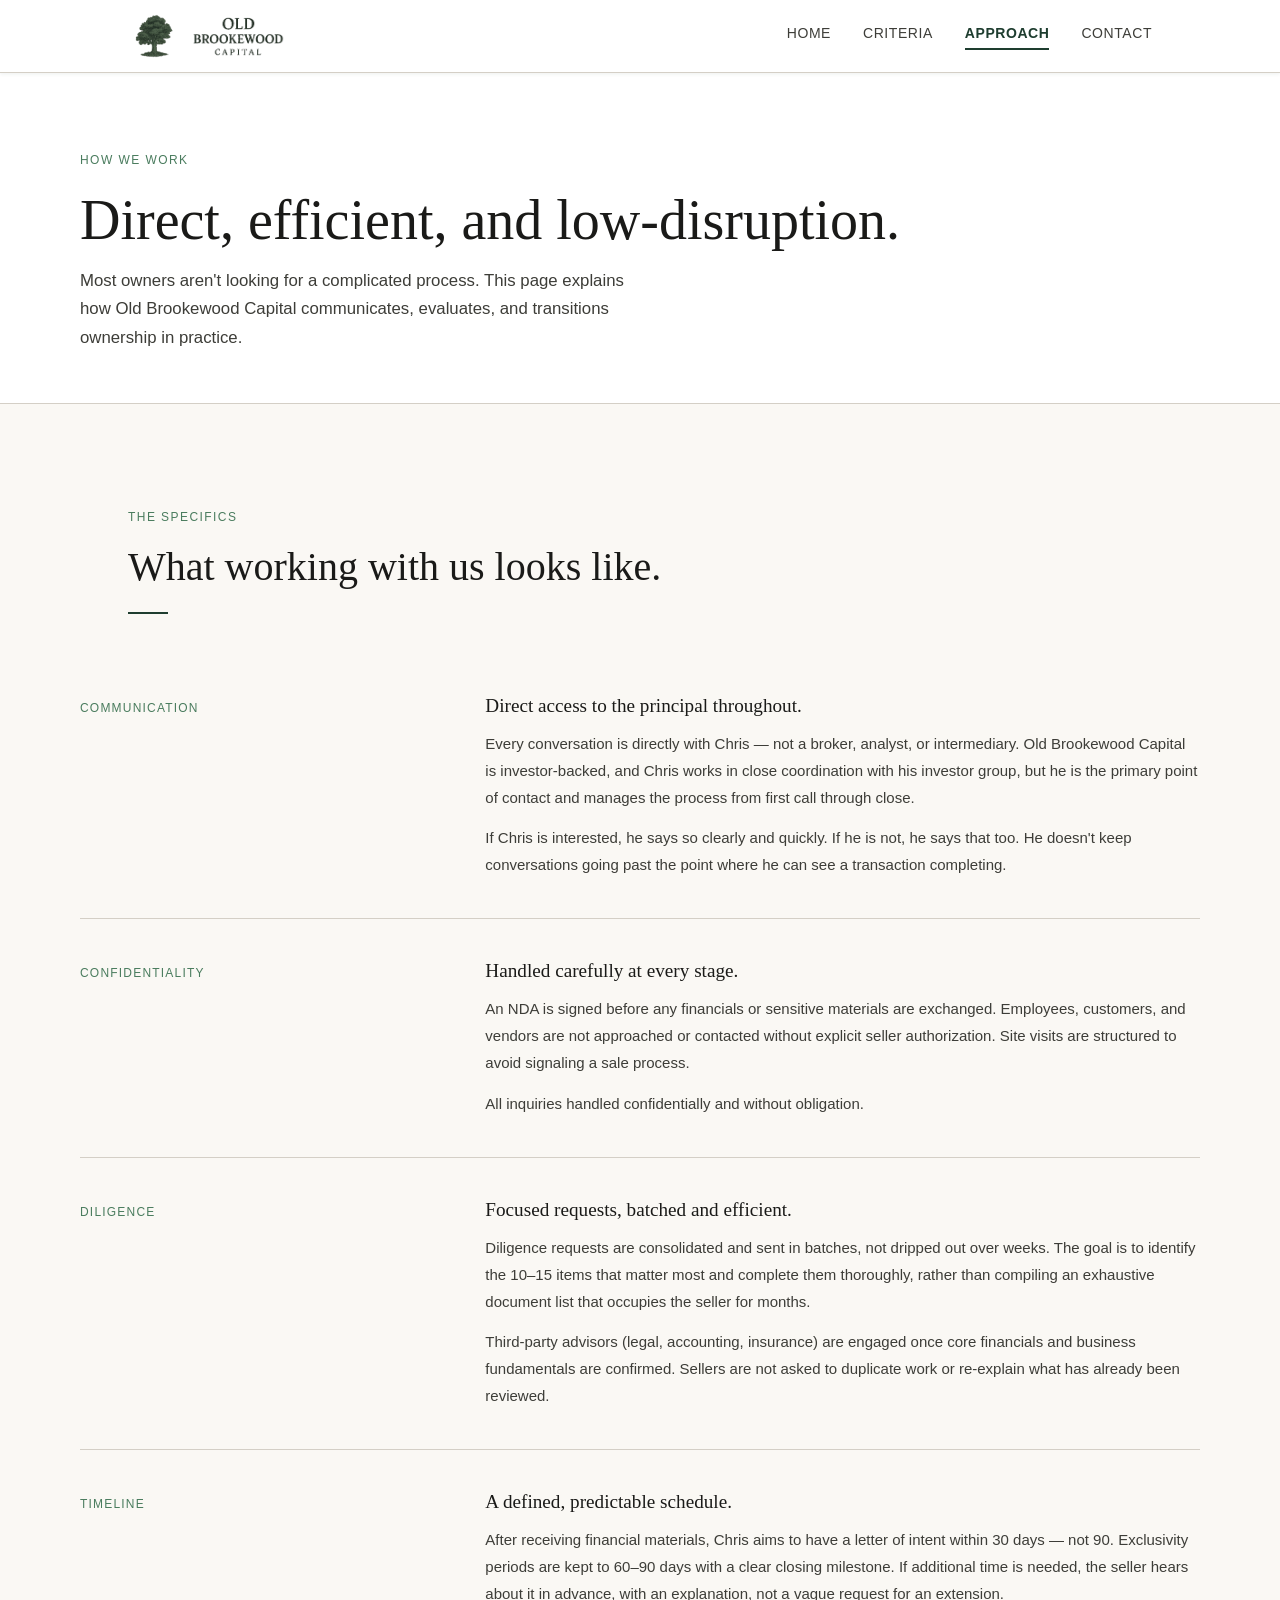
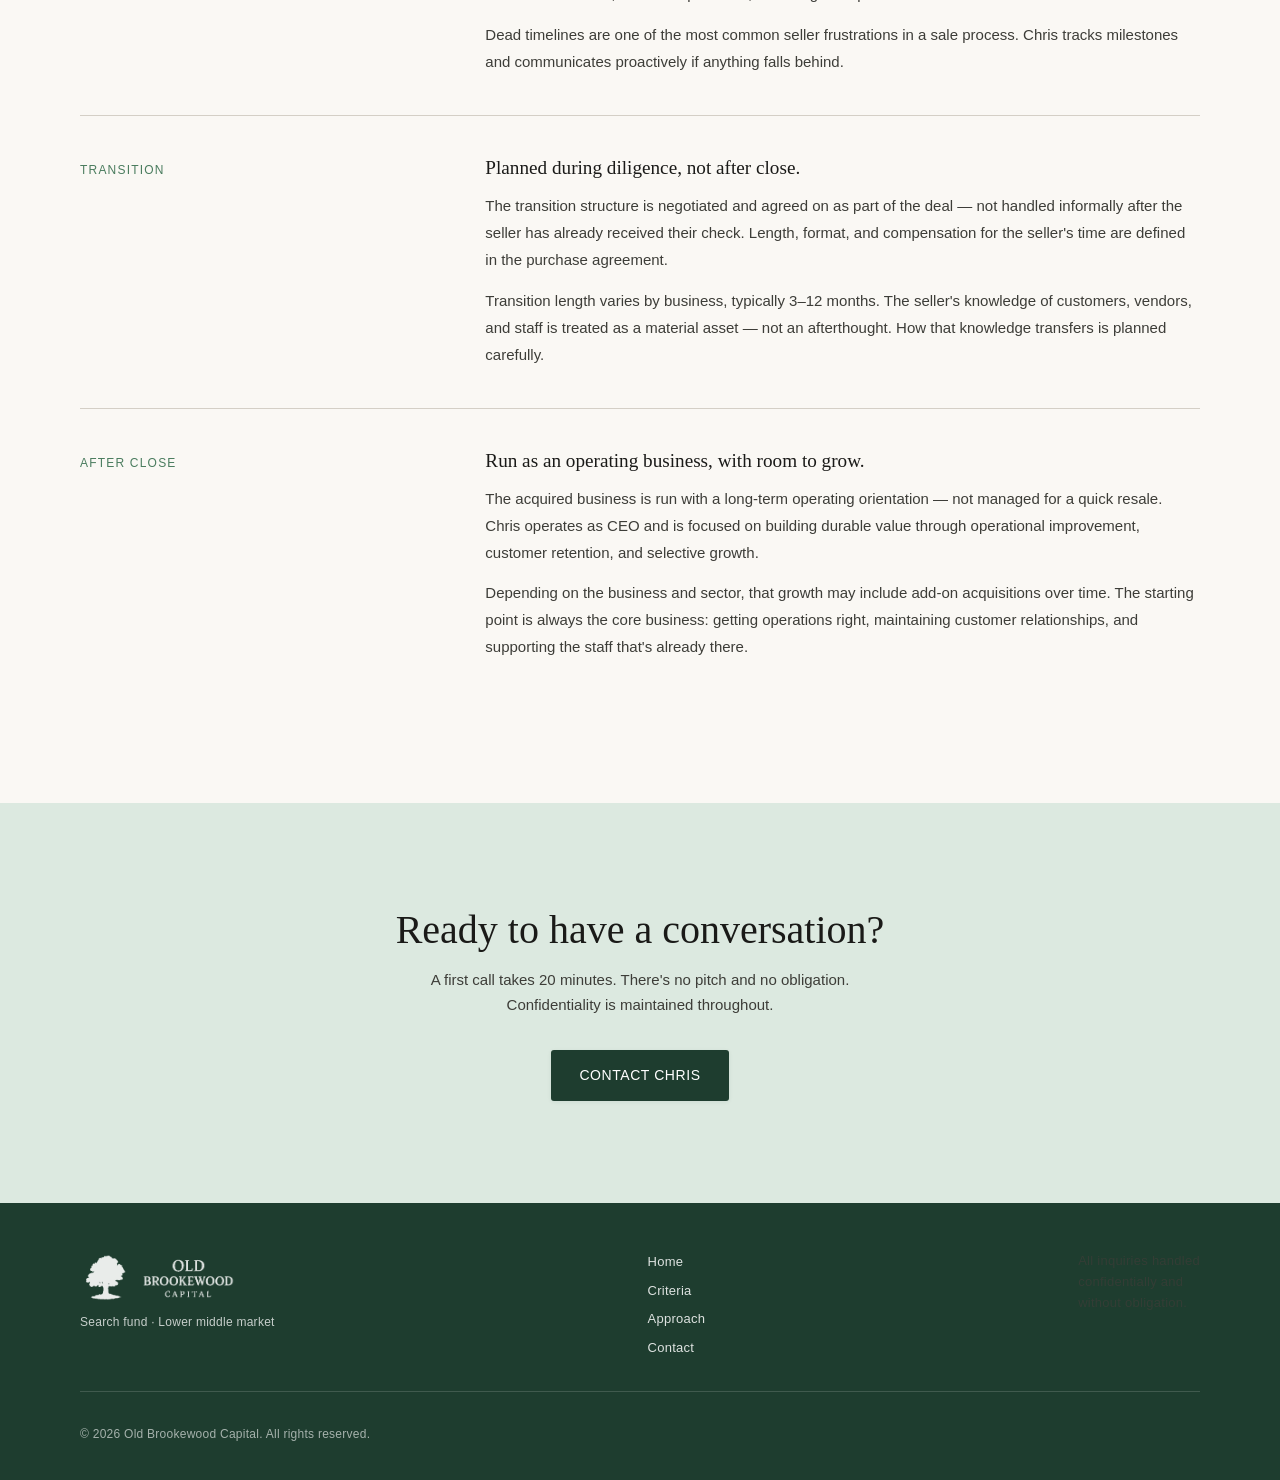
<file: approach.html>
<!DOCTYPE html>
<html lang="en">
<head>
  <meta charset="UTF-8">
  <meta name="viewport" content="width=device-width, initial-scale=1.0">
  <title>Approach — Old Brookewood Capital</title>
  <meta name="description" content="How Old Brookewood Capital communicates, conducts diligence, and manages ownership transitions — practical, low-disruption, and direct.">
  <link rel="icon" type="image/png" href="assets/obc-tree.png">
  <link rel="stylesheet" href="assets/styles.css">
</head>
<body>

  <a class="skip-link" href="#main">Skip to main content</a>

  <header class="site-header">
    <div class="header-inner">
      <a class="brand" href="index.html" aria-label="Old Brookewood Capital — Home">
        <img class="brand-tree" src="assets/obc-tree.png" alt="">
        <img class="brand-text" src="assets/obc-text.png" alt="Old Brookewood Capital">
      </a>
      <button class="menu-btn" id="menu-btn" aria-expanded="false" aria-label="Open menu" aria-controls="site-nav">
        <svg width="20" height="20" viewBox="0 0 20 20" fill="none" aria-hidden="true">
          <rect y="3"  width="20" height="2" rx="1" fill="currentColor"/>
          <rect y="9"  width="20" height="2" rx="1" fill="currentColor"/>
          <rect y="15" width="20" height="2" rx="1" fill="currentColor"/>
        </svg>
      </button>
      <nav class="site-nav" id="site-nav" aria-label="Main navigation">
        <a href="index.html">Home</a>
        <a href="criteria.html">Criteria</a>
        <a href="approach.html" aria-current="page">Approach</a>
        <a href="contact.html">Contact</a>
      </nav>
    </div>
  </header>

  <main id="main">

    <section class="page-header">
      <div class="page-header-inner">
        <span class="eyebrow">How we work</span>
        <h1>Direct, efficient, and low-disruption.</h1>
        <p class="lead">
          Most owners aren't looking for a complicated process. This page explains
          how Old Brookewood Capital communicates, evaluates, and transitions
          ownership in practice.
        </p>
      </div>
    </section>

    <!-- Approach blocks -->
    <section class="section" aria-labelledby="approach-heading">
      <div class="container" style="margin-bottom:2.5rem;">
        <span class="eyebrow reveal">The specifics</span>
        <h2 id="approach-heading" class="reveal reveal-delay-1">What working with us looks like.</h2>
        <div class="divider reveal reveal-delay-2"></div>
      </div>
      <div class="approach-blocks">

        <div class="approach-block reveal">
          <div class="approach-label">Communication</div>
          <div class="approach-content">
            <h3>Direct access to the principal throughout.</h3>
            <p>
              Every conversation is directly with Chris — not a broker, analyst, or intermediary.
              Old Brookewood Capital is investor-backed, and Chris works in close coordination with
              his investor group, but he is the primary point of contact and manages the process
              from first call through close.
            </p>
            <p>
              If Chris is interested, he says so clearly and quickly. If he is not, he says that too.
              He doesn't keep conversations going past the point where he can see a transaction completing.
            </p>
          </div>
        </div>

        <div class="approach-block reveal">
          <div class="approach-label">Confidentiality</div>
          <div class="approach-content">
            <h3>Handled carefully at every stage.</h3>
            <p>
              An NDA is signed before any financials or sensitive materials are exchanged.
              Employees, customers, and vendors are not approached or contacted without explicit
              seller authorization. Site visits are structured to avoid signaling a sale process.
            </p>
            <p>
              All inquiries handled confidentially and without obligation.
            </p>
          </div>
        </div>

        <div class="approach-block reveal">
          <div class="approach-label">Diligence</div>
          <div class="approach-content">
            <h3>Focused requests, batched and efficient.</h3>
            <p>
              Diligence requests are consolidated and sent in batches, not dripped out over weeks.
              The goal is to identify the 10–15 items that matter most and complete them thoroughly,
              rather than compiling an exhaustive document list that occupies the seller for months.
            </p>
            <p>
              Third-party advisors (legal, accounting, insurance) are engaged once core financials
              and business fundamentals are confirmed. Sellers are not asked to duplicate work
              or re-explain what has already been reviewed.
            </p>
          </div>
        </div>

        <div class="approach-block reveal">
          <div class="approach-label">Timeline</div>
          <div class="approach-content">
            <h3>A defined, predictable schedule.</h3>
            <p>
              After receiving financial materials, Chris aims to have a letter of intent within
              30 days — not 90. Exclusivity periods are kept to 60–90 days with a clear
              closing milestone. If additional time is needed, the seller hears about it in advance,
              with an explanation, not a vague request for an extension.
            </p>
            <p>
              Dead timelines are one of the most common seller frustrations in a sale process.
              Chris tracks milestones and communicates proactively if anything falls behind.
            </p>
          </div>
        </div>

        <div class="approach-block reveal">
          <div class="approach-label">Transition</div>
          <div class="approach-content">
            <h3>Planned during diligence, not after close.</h3>
            <p>
              The transition structure is negotiated and agreed on as part of the deal — not handled
              informally after the seller has already received their check. Length, format, and
              compensation for the seller's time are defined in the purchase agreement.
            </p>
            <p>
              Transition length varies by business, typically 3–12 months. The seller's knowledge
              of customers, vendors, and staff is treated as a material asset — not an afterthought.
              How that knowledge transfers is planned carefully.
            </p>
          </div>
        </div>

        <div class="approach-block reveal">
          <div class="approach-label">After close</div>
          <div class="approach-content">
            <h3>Run as an operating business, with room to grow.</h3>
            <p>
              The acquired business is run with a long-term operating orientation — not managed
              for a quick resale. Chris operates as CEO and is focused on building durable
              value through operational improvement, customer retention, and selective growth.
            </p>
            <p>
              Depending on the business and sector, that growth may include add-on acquisitions
              over time. The starting point is always the core business: getting operations right,
              maintaining customer relationships, and supporting the staff that's already there.
            </p>
          </div>
        </div>

      </div>
    </section>

    <!-- CTA -->
    <section class="section section--tinted" style="text-align:center;">
      <div class="container">
        <h2 class="reveal" style="margin-bottom:.75rem;">Ready to have a conversation?</h2>
        <p class="reveal reveal-delay-1" style="max-width:440px; margin:0 auto 2rem; font-size:.9375rem; color:var(--ink-mid);">
          A first call takes 20 minutes. There's no pitch and no obligation.
          Confidentiality is maintained throughout.
        </p>
        <a class="hero-cta reveal reveal-delay-2" href="contact.html">Contact Chris</a>
      </div>
    </section>

  </main>

  <footer class="site-footer">
    <div class="footer-inner">
      <div>
        <div class="footer-brand">
          <img class="footer-tree" src="assets/obc-tree.png" alt="">
          <img class="footer-wordmark" src="assets/obc-text.png" alt="Old Brookewood Capital">
        </div>
        <p class="footer-tagline">Search fund · Lower middle market</p>
      </div>
      <nav class="footer-links" aria-label="Footer navigation">
        <a href="index.html">Home</a>
        <a href="criteria.html">Criteria</a>
        <a href="approach.html">Approach</a>
        <a href="contact.html">Contact</a>
      </nav>
      <div>
        <p style="font-size:.8125rem;opacity:.7;line-height:1.6;">
          All inquiries handled<br>confidentially and<br>without obligation.
        </p>
      </div>
      <p class="footer-copy">
        &copy; <span id="yr"></span> Old Brookewood Capital. All rights reserved.
      </p>
    </div>
  </footer>

  <script>document.getElementById('yr').textContent = new Date().getFullYear();</script>
  <script src="assets/site.js"></script>
</body>
</html>
</file>
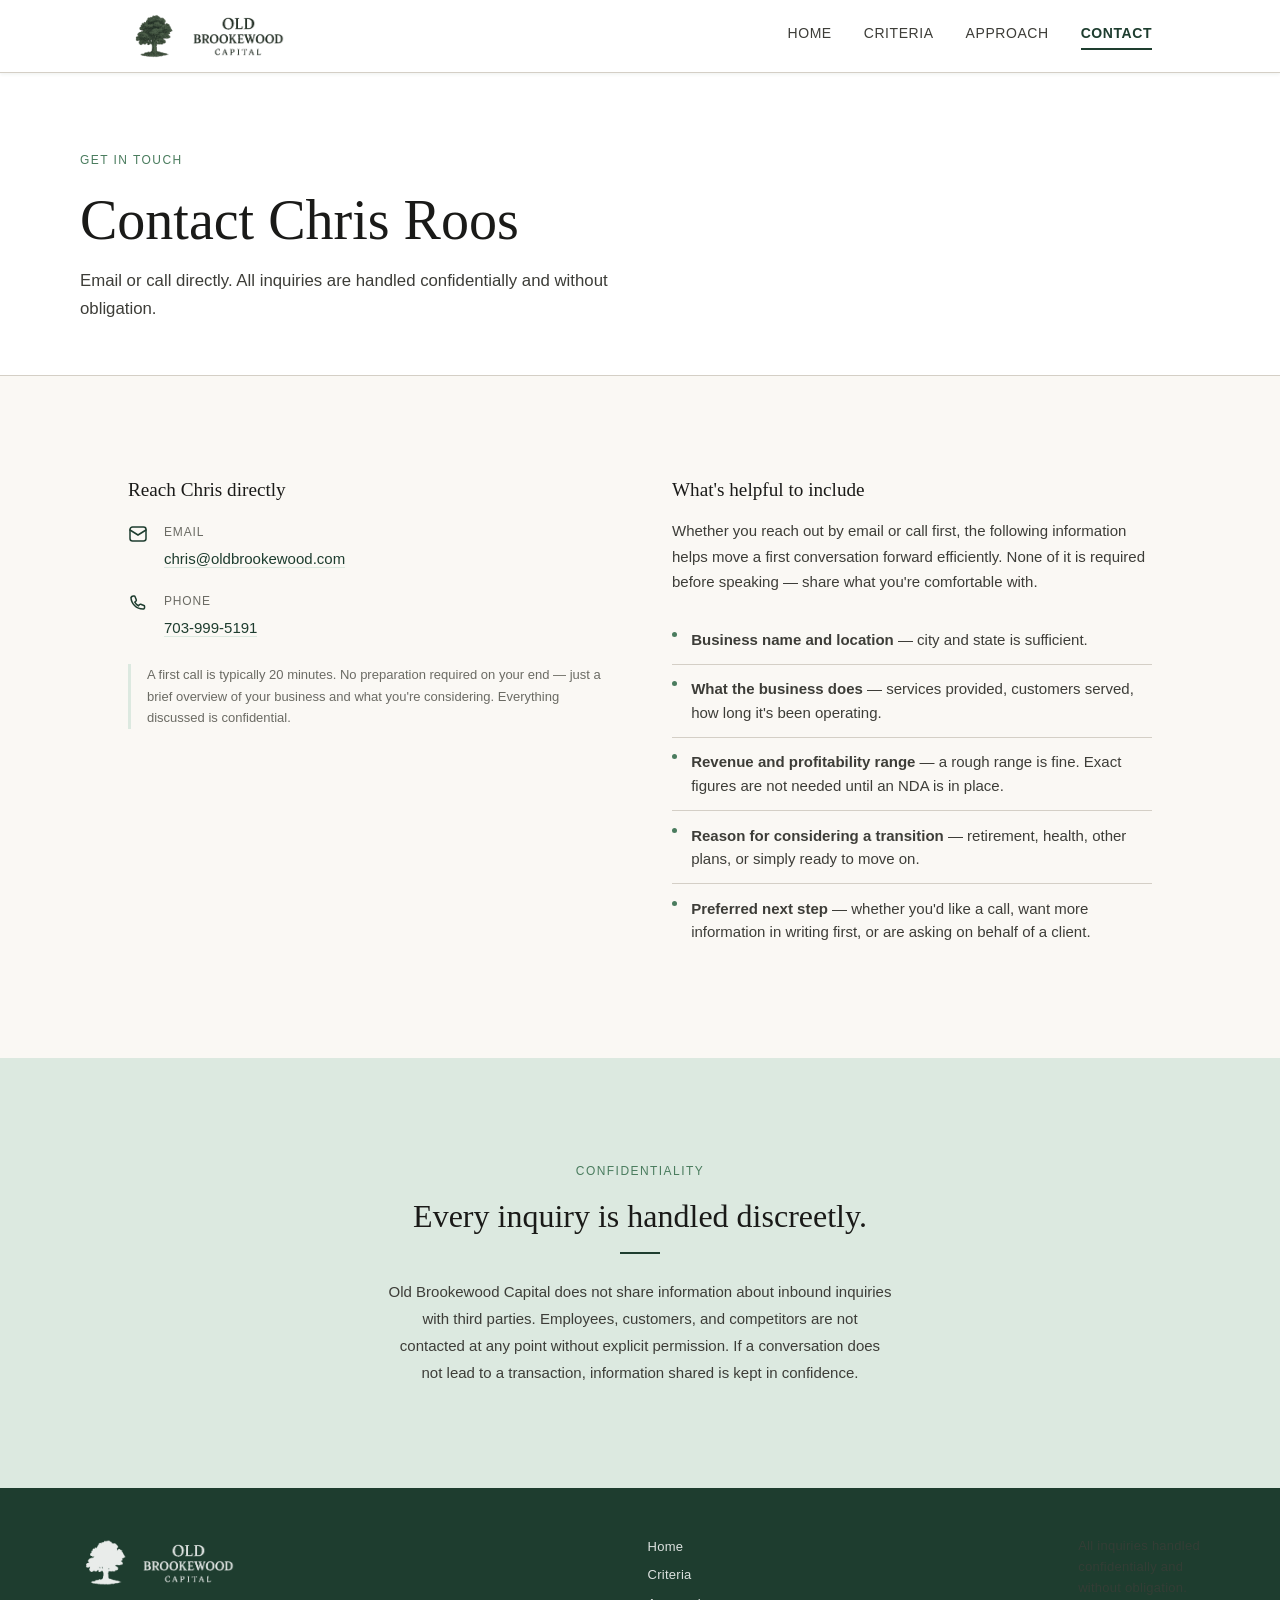
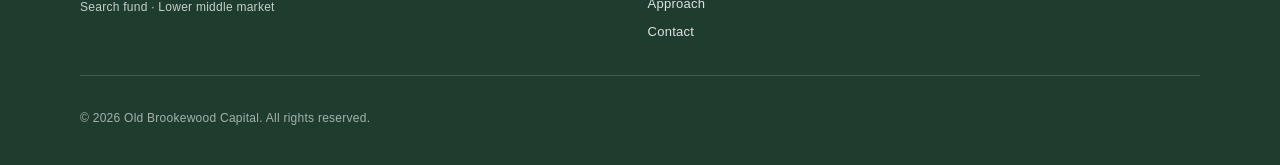
<file: contact.html>
<!DOCTYPE html>
<html lang="en">
<head>
  <meta charset="UTF-8">
  <meta name="viewport" content="width=device-width, initial-scale=1.0">
  <title>Contact — Old Brookewood Capital</title>
  <meta name="description" content="Contact Chris Roos at Old Brookewood Capital. All inquiries handled confidentially and without obligation.">
  <link rel="icon" type="image/png" href="assets/obc-tree.png">
  <link rel="stylesheet" href="assets/styles.css">
</head>
<body>

  <a class="skip-link" href="#main">Skip to main content</a>

  <header class="site-header">
    <div class="header-inner">
      <a class="brand" href="index.html" aria-label="Old Brookewood Capital — Home">
        <img class="brand-tree" src="assets/obc-tree.png" alt="">
        <img class="brand-text" src="assets/obc-text.png" alt="Old Brookewood Capital">
      </a>
      <button class="menu-btn" id="menu-btn" aria-expanded="false" aria-label="Open menu" aria-controls="site-nav">
        <svg width="20" height="20" viewBox="0 0 20 20" fill="none" aria-hidden="true">
          <rect y="3"  width="20" height="2" rx="1" fill="currentColor"/>
          <rect y="9"  width="20" height="2" rx="1" fill="currentColor"/>
          <rect y="15" width="20" height="2" rx="1" fill="currentColor"/>
        </svg>
      </button>
      <nav class="site-nav" id="site-nav" aria-label="Main navigation">
        <a href="index.html">Home</a>
        <a href="criteria.html">Criteria</a>
        <a href="approach.html">Approach</a>
        <a href="contact.html" aria-current="page">Contact</a>
      </nav>
    </div>
  </header>

  <main id="main">

    <section class="page-header">
      <div class="page-header-inner">
        <span class="eyebrow">Get in touch</span>
        <h1>Contact Chris Roos</h1>
        <p class="lead">
          Email or call directly. All inquiries are handled confidentially
          and without obligation.
        </p>
      </div>
    </section>

    <section class="section" aria-labelledby="contact-heading">
      <div class="container">
        <h2 id="contact-heading" class="sr-only">Contact information</h2>
        <div class="contact-grid">

          <!-- Reach -->
          <div class="contact-reach reveal">
            <h3>Reach Chris directly</h3>

            <div class="contact-item">
              <svg class="contact-item-icon" viewBox="0 0 20 20" fill="none" stroke="currentColor" stroke-width="1.5" aria-hidden="true">
                <path d="M2 5.5A2.5 2.5 0 014.5 3h11A2.5 2.5 0 0118 5.5v9a2.5 2.5 0 01-2.5 2.5h-11A2.5 2.5 0 012 14.5v-9z"/>
                <path d="M2 6l8 5 8-5" stroke-linecap="round"/>
              </svg>
              <div>
                <div style="font-size:.75rem;letter-spacing:.07em;text-transform:uppercase;color:var(--ink-light);margin-bottom:.2rem;">Email</div>
                <a href="mailto:chris@oldbrookewood.com">chris@oldbrookewood.com</a>
              </div>
            </div>

            <div class="contact-item">
              <svg class="contact-item-icon" viewBox="0 0 20 20" fill="none" stroke="currentColor" stroke-width="1.5" aria-hidden="true">
                <path d="M3 5.5C3 4.12 4.12 3 5.5 3h.638a1 1 0 01.937.65l1.2 3.2a1 1 0 01-.23 1.07l-1.23 1.23c.77 1.54 2.06 2.83 3.6 3.6l1.23-1.23a1 1 0 011.07-.23l3.2 1.2a1 1 0 01.65.937V14.5A1.5 1.5 0 0115 16C8.373 16 3 10.627 3 4V5.5z"/>
              </svg>
              <div>
                <div style="font-size:.75rem;letter-spacing:.07em;text-transform:uppercase;color:var(--ink-light);margin-bottom:.2rem;">Phone</div>
                <a href="tel:+17039995191">703-999-5191</a>
              </div>
            </div>

            <p class="contact-note">
              A first call is typically 20 minutes.
              No preparation required on your end — just a brief overview of your business
              and what you're considering. Everything discussed is confidential.
            </p>
          </div>

          <!-- What to include -->
          <div class="contact-include reveal reveal-delay-2">
            <h3>What's helpful to include</h3>
            <p>
              Whether you reach out by email or call first, the following information
              helps move a first conversation forward efficiently. None of it is required
              before speaking — share what you're comfortable with.
            </p>
            <ul class="include-list">
              <li>
                <strong>Business name and location</strong> — city and state is sufficient.
              </li>
              <li>
                <strong>What the business does</strong> — services provided, customers served,
                how long it's been operating.
              </li>
              <li>
                <strong>Revenue and profitability range</strong> — a rough range is fine.
                Exact figures are not needed until an NDA is in place.
              </li>
              <li>
                <strong>Reason for considering a transition</strong> — retirement, health,
                other plans, or simply ready to move on.
              </li>
              <li>
                <strong>Preferred next step</strong> — whether you'd like a call, want
                more information in writing first, or are asking on behalf of a client.
              </li>
            </ul>
          </div>

        </div>
      </div>
    </section>

    <!-- Confidentiality assurance -->
    <section class="section section--tinted" style="text-align:center;" aria-labelledby="conf-heading">
      <div class="container" style="max-width:600px;">
        <span class="eyebrow reveal">Confidentiality</span>
        <h2 id="conf-heading" class="reveal reveal-delay-1" style="font-size:clamp(1.4rem,3vw,2rem);margin-bottom:.75rem;">
          Every inquiry is handled discreetly.
        </h2>
        <div class="divider reveal reveal-delay-2" style="margin:1rem auto 1.5rem;"></div>
        <p class="reveal reveal-delay-2" style="font-size:.9375rem;color:var(--ink-mid);line-height:1.8;">
          Old Brookewood Capital does not share information about inbound inquiries with
          third parties. Employees, customers, and competitors are not contacted at any
          point without explicit permission. If a conversation does not lead to a transaction,
          information shared is kept in confidence.
        </p>
      </div>
    </section>

  </main>

  <footer class="site-footer">
    <div class="footer-inner">
      <div>
        <div class="footer-brand">
          <img class="footer-tree" src="assets/obc-tree.png" alt="">
          <img class="footer-wordmark" src="assets/obc-text.png" alt="Old Brookewood Capital">
        </div>
        <p class="footer-tagline">Search fund · Lower middle market</p>
      </div>
      <nav class="footer-links" aria-label="Footer navigation">
        <a href="index.html">Home</a>
        <a href="criteria.html">Criteria</a>
        <a href="approach.html">Approach</a>
        <a href="contact.html">Contact</a>
      </nav>
      <div>
        <p style="font-size:.8125rem;opacity:.7;line-height:1.6;">
          All inquiries handled<br>confidentially and<br>without obligation.
        </p>
      </div>
      <p class="footer-copy">
        &copy; <span id="yr"></span> Old Brookewood Capital. All rights reserved.
      </p>
    </div>
  </footer>

  <script>document.getElementById('yr').textContent = new Date().getFullYear();</script>
  <script src="assets/site.js"></script>
</body>
</html>
</file>
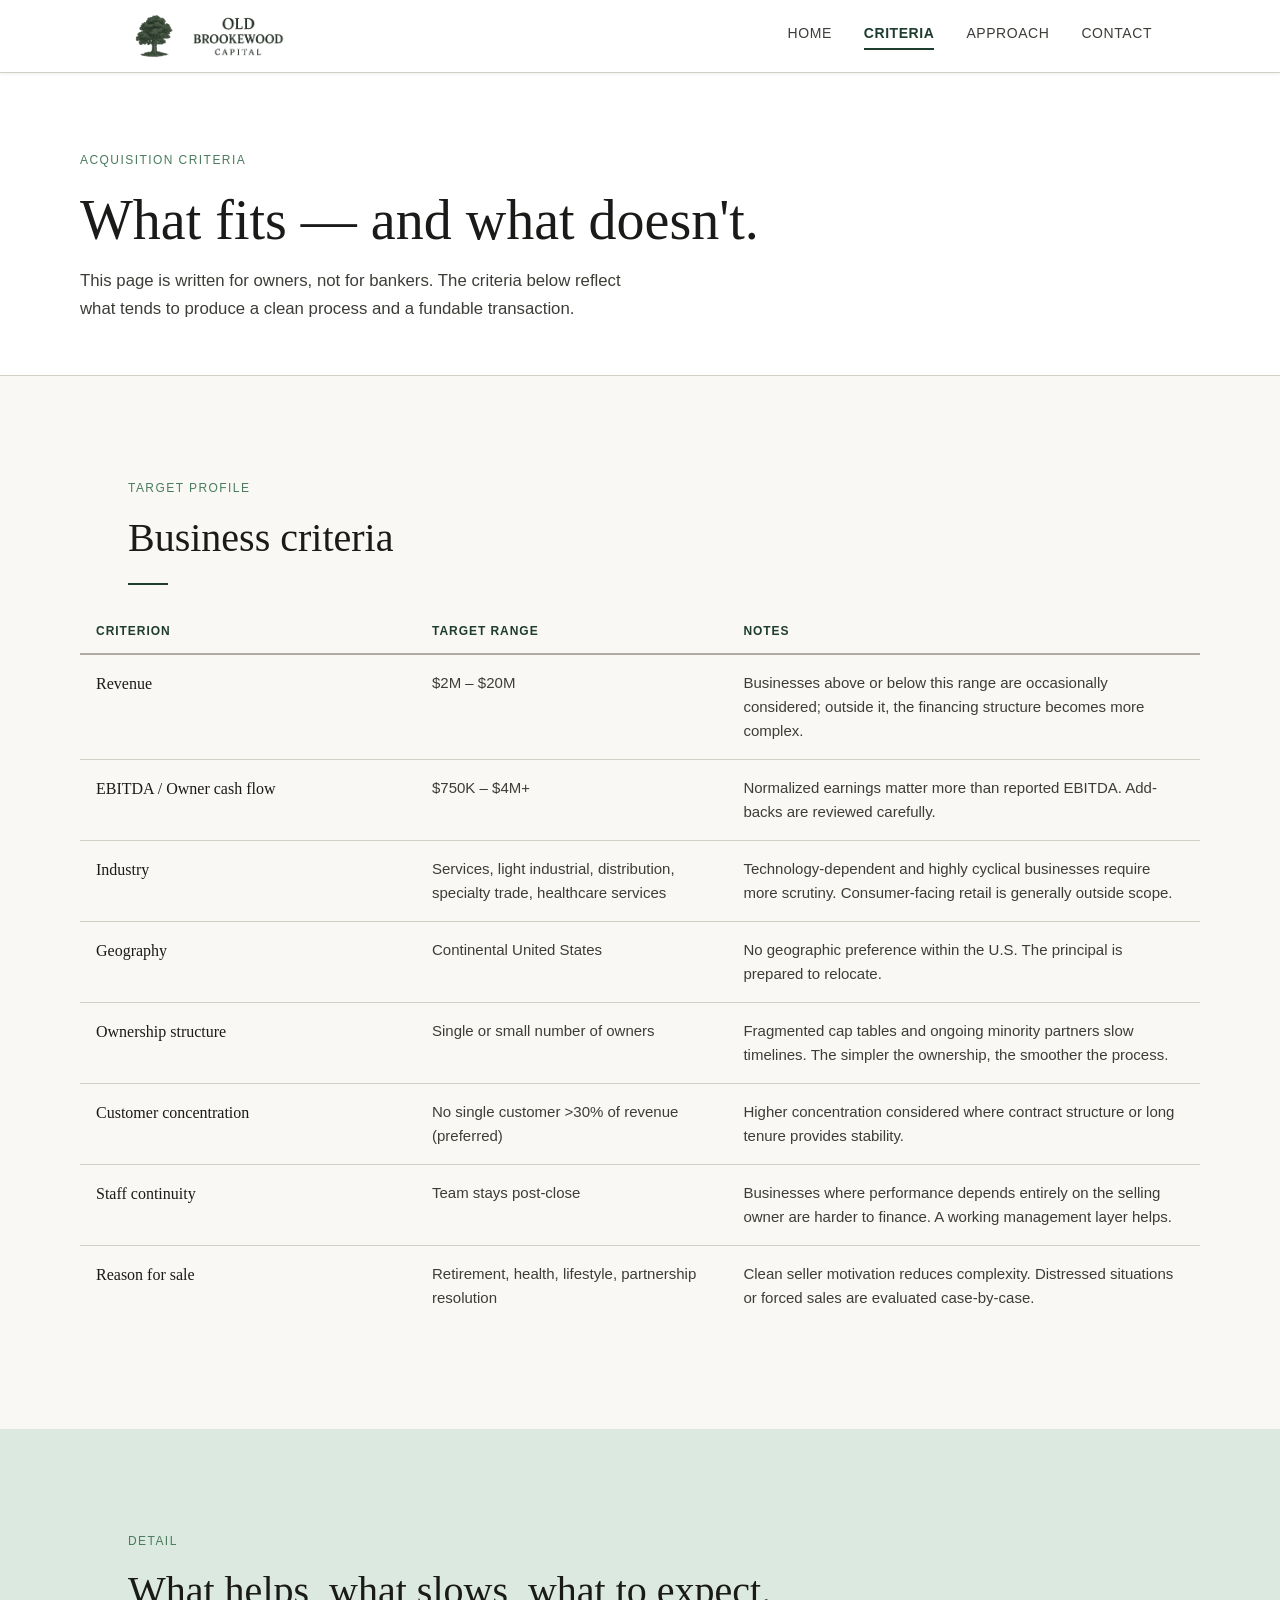
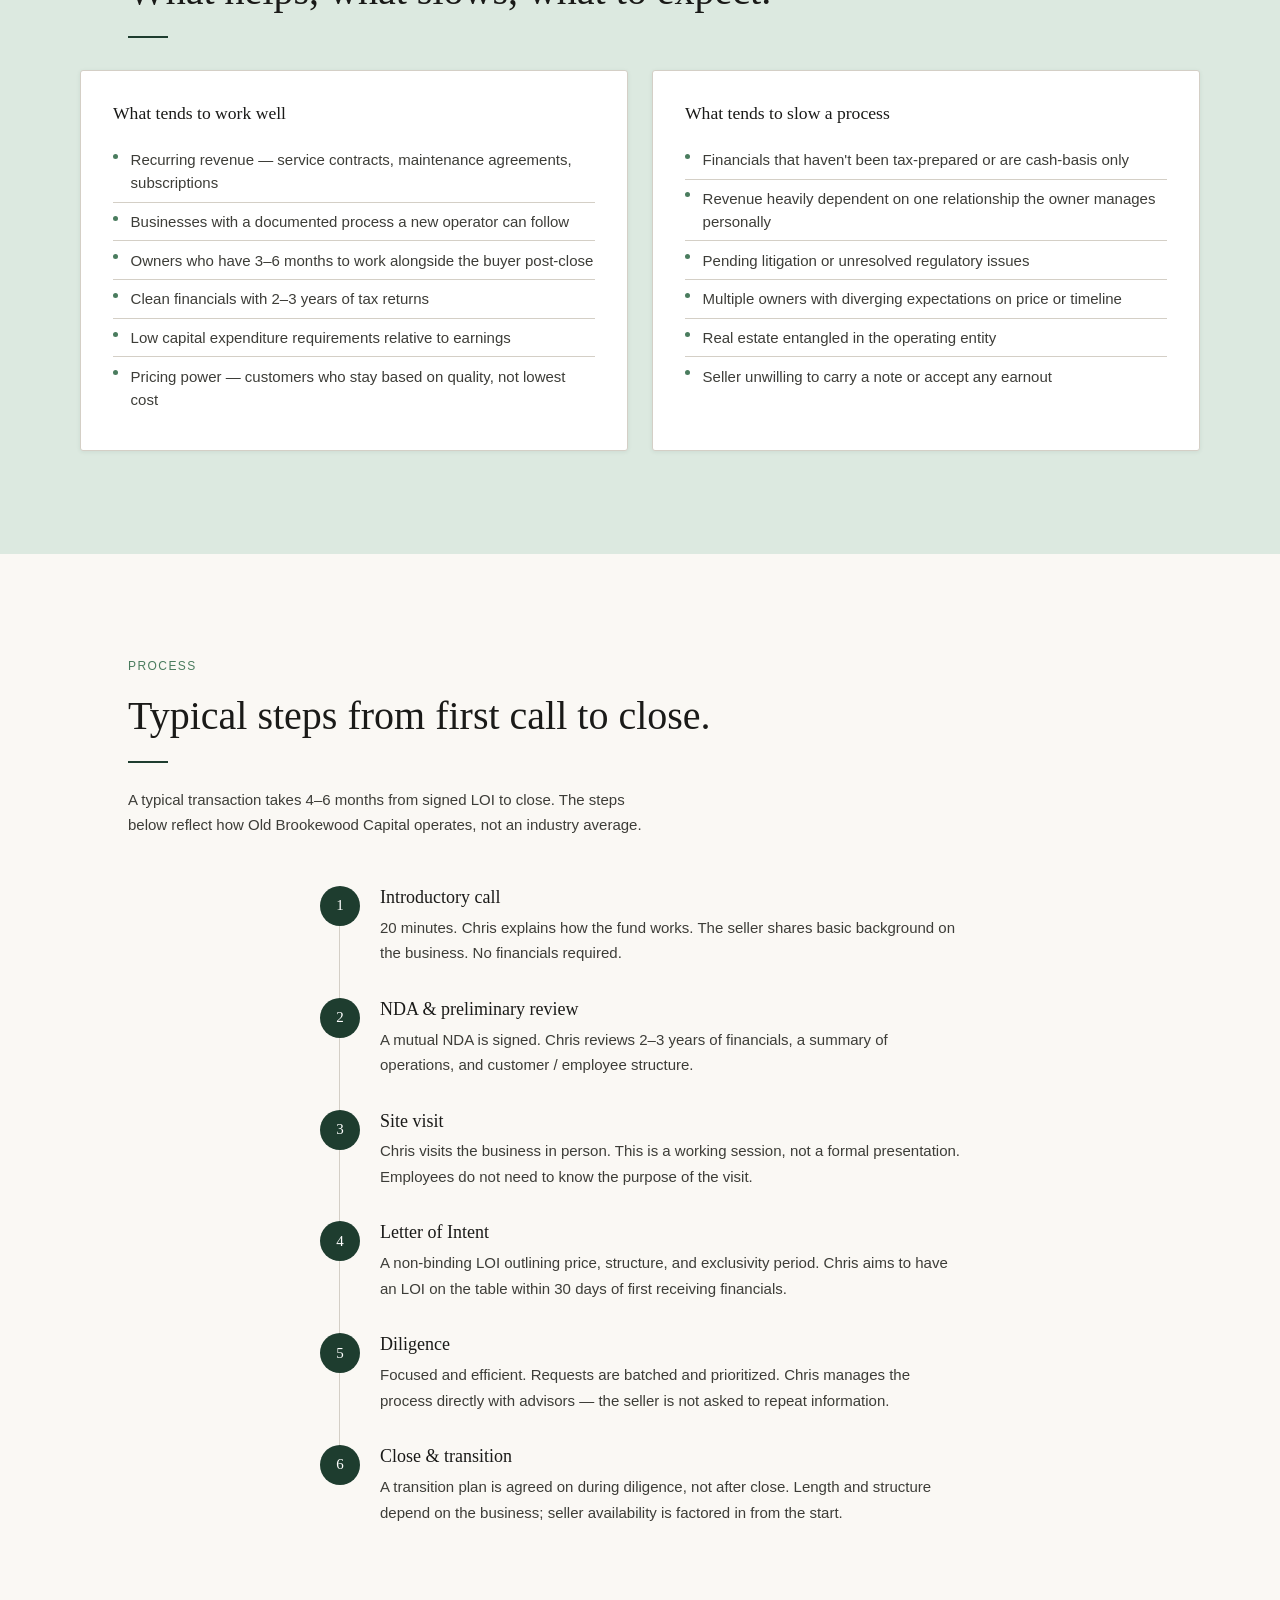
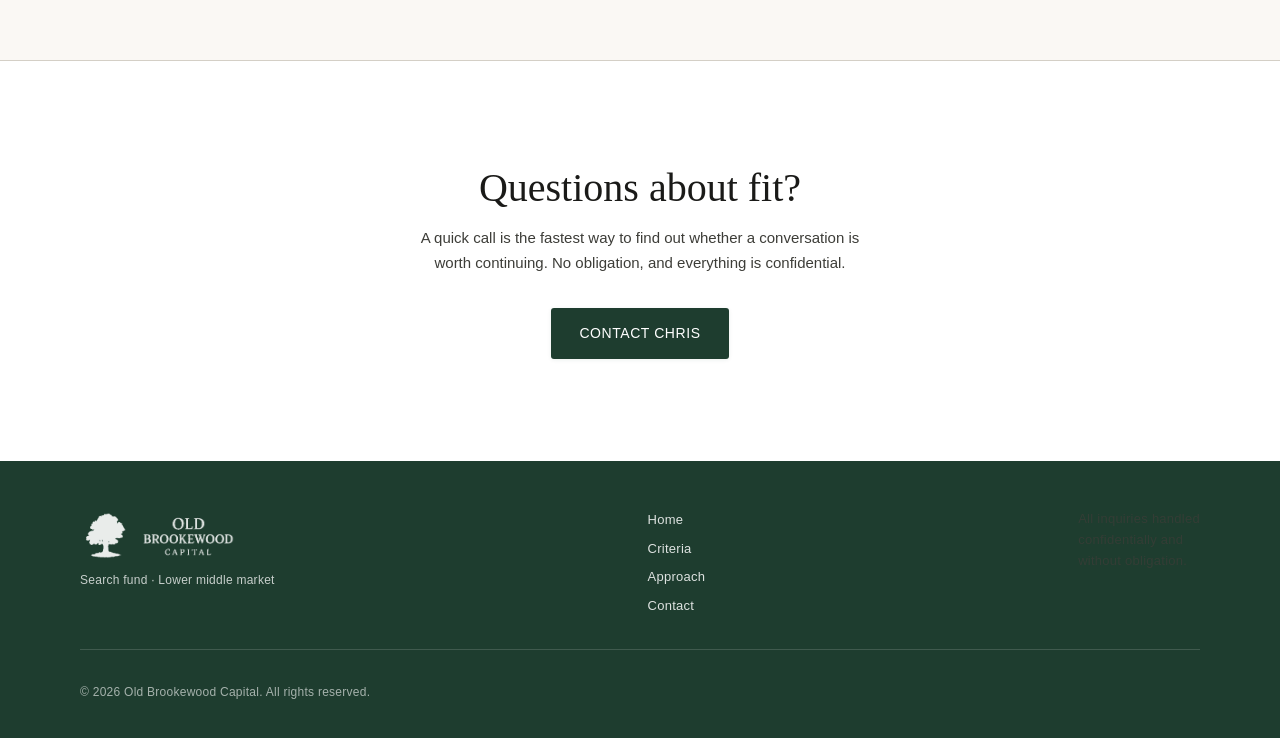
<file: criteria.html>
<!DOCTYPE html>
<html lang="en">
<head>
  <meta charset="UTF-8">
  <meta name="viewport" content="width=device-width, initial-scale=1.0">
  <title>Criteria — Old Brookewood Capital</title>
  <meta name="description" content="Acquisition criteria for Old Brookewood Capital — what we look for in a business, what can slow a process, and how a typical transaction progresses.">
  <link rel="icon" type="image/png" href="assets/obc-tree.png">
  <link rel="stylesheet" href="assets/styles.css">
</head>
<body>

  <a class="skip-link" href="#main">Skip to main content</a>

  <header class="site-header">
    <div class="header-inner">
      <a class="brand" href="index.html" aria-label="Old Brookewood Capital — Home">
        <img class="brand-tree" src="assets/obc-tree.png" alt="">
        <img class="brand-text" src="assets/obc-text.png" alt="Old Brookewood Capital">
      </a>
      <button class="menu-btn" id="menu-btn" aria-expanded="false" aria-label="Open menu" aria-controls="site-nav">
        <svg width="20" height="20" viewBox="0 0 20 20" fill="none" aria-hidden="true">
          <rect y="3"  width="20" height="2" rx="1" fill="currentColor"/>
          <rect y="9"  width="20" height="2" rx="1" fill="currentColor"/>
          <rect y="15" width="20" height="2" rx="1" fill="currentColor"/>
        </svg>
      </button>
      <nav class="site-nav" id="site-nav" aria-label="Main navigation">
        <a href="index.html">Home</a>
        <a href="criteria.html" aria-current="page">Criteria</a>
        <a href="approach.html">Approach</a>
        <a href="contact.html">Contact</a>
      </nav>
    </div>
  </header>

  <main id="main">

    <!-- Page header -->
    <section class="page-header">
      <div class="page-header-inner">
        <span class="eyebrow">Acquisition criteria</span>
        <h1>What fits — and what doesn't.</h1>
        <p class="lead">
          This page is written for owners, not for bankers. The criteria below reflect
          what tends to produce a clean process and a fundable transaction.
        </p>
      </div>
    </section>

    <!-- Criteria table -->
    <section class="section" aria-labelledby="table-heading">
      <div class="container">
        <span class="eyebrow reveal">Target profile</span>
        <h2 id="table-heading" class="reveal reveal-delay-1">Business criteria</h2>
        <div class="divider reveal reveal-delay-2"></div>
      </div>
      <div class="criteria-table-wrap reveal reveal-delay-2">
        <table class="criteria-table">
          <thead>
            <tr>
              <th scope="col">Criterion</th>
              <th scope="col">Target range</th>
              <th scope="col">Notes</th>
            </tr>
          </thead>
          <tbody>
            <tr>
              <td>Revenue</td>
              <td>$2M – $20M</td>
              <td>Businesses above or below this range are occasionally considered; outside it, the financing structure becomes more complex.</td>
            </tr>
            <tr>
              <td>EBITDA / Owner cash flow</td>
              <td>$750K – $4M+</td>
              <td>Normalized earnings matter more than reported EBITDA. Add-backs are reviewed carefully.</td>
            </tr>
            <tr>
              <td>Industry</td>
              <td>Services, light industrial, distribution, specialty trade, healthcare services</td>
              <td>Technology-dependent and highly cyclical businesses require more scrutiny. Consumer-facing retail is generally outside scope.</td>
            </tr>
            <tr>
              <td>Geography</td>
              <td>Continental United States</td>
              <td>No geographic preference within the U.S. The principal is prepared to relocate.</td>
            </tr>
            <tr>
              <td>Ownership structure</td>
              <td>Single or small number of owners</td>
              <td>Fragmented cap tables and ongoing minority partners slow timelines. The simpler the ownership, the smoother the process.</td>
            </tr>
            <tr>
              <td>Customer concentration</td>
              <td>No single customer &gt;30% of revenue (preferred)</td>
              <td>Higher concentration considered where contract structure or long tenure provides stability.</td>
            </tr>
            <tr>
              <td>Staff continuity</td>
              <td>Team stays post-close</td>
              <td>Businesses where performance depends entirely on the selling owner are harder to finance. A working management layer helps.</td>
            </tr>
            <tr>
              <td>Reason for sale</td>
              <td>Retirement, health, lifestyle, partnership resolution</td>
              <td>Clean seller motivation reduces complexity. Distressed situations or forced sales are evaluated case-by-case.</td>
            </tr>
          </tbody>
        </table>
      </div>
    </section>

    <!-- Panels: Likes / Slows / Steps -->
    <section class="section section--tinted" aria-labelledby="panels-heading">
      <div class="container" style="margin-bottom:2rem;">
        <span class="eyebrow reveal">Detail</span>
        <h2 id="panels-heading" class="reveal reveal-delay-1">What helps, what slows, what to expect.</h2>
        <div class="divider reveal reveal-delay-2"></div>
      </div>
      <div class="panels-grid">
        <div class="panel reveal reveal-delay-1">
          <h3>What tends to work well</h3>
          <ul>
            <li>Recurring revenue — service contracts, maintenance agreements, subscriptions</li>
            <li>Businesses with a documented process a new operator can follow</li>
            <li>Owners who have 3–6 months to work alongside the buyer post-close</li>
            <li>Clean financials with 2–3 years of tax returns</li>
            <li>Low capital expenditure requirements relative to earnings</li>
            <li>Pricing power — customers who stay based on quality, not lowest cost</li>
          </ul>
        </div>
        <div class="panel reveal reveal-delay-2">
          <h3>What tends to slow a process</h3>
          <ul>
            <li>Financials that haven't been tax-prepared or are cash-basis only</li>
            <li>Revenue heavily dependent on one relationship the owner manages personally</li>
            <li>Pending litigation or unresolved regulatory issues</li>
            <li>Multiple owners with diverging expectations on price or timeline</li>
            <li>Real estate entangled in the operating entity</li>
            <li>Seller unwilling to carry a note or accept any earnout</li>
          </ul>
        </div>
      </div>
    </section>

    <!-- Typical steps -->
    <section class="section" aria-labelledby="steps-heading">
      <div class="container" style="margin-bottom:3rem;">
        <span class="eyebrow reveal">Process</span>
        <h2 id="steps-heading" class="reveal reveal-delay-1">Typical steps from first call to close.</h2>
        <div class="divider reveal reveal-delay-2"></div>
        <p class="reveal reveal-delay-2" style="max-width:520px; font-size:.9375rem; color:var(--ink-mid);">
          A typical transaction takes 4–6 months from signed LOI to close. The steps below
          reflect how Old Brookewood Capital operates, not an industry average.
        </p>
      </div>
      <div class="steps reveal reveal-delay-3">
        <div class="step">
          <div class="step-num">1</div>
          <div class="step-body">
            <h4>Introductory call</h4>
            <p>20 minutes. Chris explains how the fund works. The seller shares basic background on the business. No financials required.</p>
          </div>
        </div>
        <div class="step">
          <div class="step-num">2</div>
          <div class="step-body">
            <h4>NDA &amp; preliminary review</h4>
            <p>A mutual NDA is signed. Chris reviews 2–3 years of financials, a summary of operations, and customer / employee structure.</p>
          </div>
        </div>
        <div class="step">
          <div class="step-num">3</div>
          <div class="step-body">
            <h4>Site visit</h4>
            <p>Chris visits the business in person. This is a working session, not a formal presentation. Employees do not need to know the purpose of the visit.</p>
          </div>
        </div>
        <div class="step">
          <div class="step-num">4</div>
          <div class="step-body">
            <h4>Letter of Intent</h4>
            <p>A non-binding LOI outlining price, structure, and exclusivity period. Chris aims to have an LOI on the table within 30 days of first receiving financials.</p>
          </div>
        </div>
        <div class="step">
          <div class="step-num">5</div>
          <div class="step-body">
            <h4>Diligence</h4>
            <p>Focused and efficient. Requests are batched and prioritized. Chris manages the process directly with advisors — the seller is not asked to repeat information.</p>
          </div>
        </div>
        <div class="step">
          <div class="step-num">6</div>
          <div class="step-body">
            <h4>Close &amp; transition</h4>
            <p>A transition plan is agreed on during diligence, not after close. Length and structure depend on the business; seller availability is factored in from the start.</p>
          </div>
        </div>
      </div>
    </section>

    <!-- CTA -->
    <section class="section" style="background:var(--warm-white); text-align:center; border-top:1px solid var(--border);">
      <div class="container">
        <h2 class="reveal" style="margin-bottom:.75rem;">Questions about fit?</h2>
        <p class="reveal reveal-delay-1" style="max-width:440px; margin:0 auto 2rem; font-size:.9375rem; color:var(--ink-mid);">
          A quick call is the fastest way to find out whether a conversation is worth continuing.
          No obligation, and everything is confidential.
        </p>
        <a class="hero-cta reveal reveal-delay-2" href="contact.html">Contact Chris</a>
      </div>
    </section>

  </main>

  <footer class="site-footer">
    <div class="footer-inner">
      <div>
        <div class="footer-brand">
          <img class="footer-tree" src="assets/obc-tree.png" alt="">
          <img class="footer-wordmark" src="assets/obc-text.png" alt="Old Brookewood Capital">
        </div>
        <p class="footer-tagline">Search fund · Lower middle market</p>
      </div>
      <nav class="footer-links" aria-label="Footer navigation">
        <a href="index.html">Home</a>
        <a href="criteria.html">Criteria</a>
        <a href="approach.html">Approach</a>
        <a href="contact.html">Contact</a>
      </nav>
      <div>
        <p style="font-size:.8125rem;opacity:.7;line-height:1.6;">
          All inquiries handled<br>confidentially and<br>without obligation.
        </p>
      </div>
      <p class="footer-copy">
        &copy; <span id="yr"></span> Old Brookewood Capital. All rights reserved.
      </p>
    </div>
  </footer>

  <script>document.getElementById('yr').textContent = new Date().getFullYear();</script>
  <script src="assets/site.js"></script>
</body>
</html>
</file>
<file: assets/styles.css>
/* ============================================================
   OLD BROOKEWOOD CAPITAL — styles.css
   Palette: warm white + forest green
   Typography: Georgia serif headings, system sans body
   ============================================================ */

/* ---------- Custom Properties ---------- */
:root {
  --green:       #1e3d2f;
  --green-mid:   #2c5740;
  --green-light: #4a7c5e;
  --green-pale:  #dce9e0;
  --cream:       #faf8f4;
  --warm-white:  #ffffff;
  --ink:         #1a1a18;
  --ink-mid:     #3d3d38;
  --ink-light:   #6b6b64;
  --border:      #d4cfc6;
  --border-dark: #b0aba0;
  --shadow-sm:   0 1px 4px rgba(30,61,47,.08);
  --shadow-md:   0 4px 16px rgba(30,61,47,.10);
  --shadow-lg:   0 8px 32px rgba(30,61,47,.12);

  --serif: Georgia, "Times New Roman", serif;
  --sans:  "Helvetica Neue", Arial, sans-serif;

  --max-w: 1120px;
  --gap:   clamp(1.5rem, 4vw, 3rem);
}

/* ---------- Reset ---------- */
*, *::before, *::after { box-sizing: border-box; margin: 0; padding: 0; }
html { scroll-behavior: smooth; font-size: 16px; }
body {
  font-family: var(--sans);
  background: var(--cream);
  color: var(--ink);
  line-height: 1.7;
  -webkit-font-smoothing: antialiased;
}
img { display: block; max-width: 100%; height: auto; }
a { color: inherit; }

/* ---------- Skip Link ---------- */
.skip-link {
  position: absolute;
  top: -9999px;
  left: 1rem;
  background: var(--green);
  color: #fff;
  padding: .5rem 1rem;
  border-radius: 0 0 4px 4px;
  font-size: .875rem;
  z-index: 9999;
  text-decoration: none;
}
.skip-link:focus { top: 0; }

/* ---------- Header ---------- */
.site-header {
  position: sticky;
  top: 0;
  z-index: 100;
  background: var(--warm-white);
  border-bottom: 1px solid var(--border);
  box-shadow: var(--shadow-sm);
}
.header-inner {
  max-width: var(--max-w);
  margin: 0 auto;
  padding: 0 var(--gap);
  display: flex;
  align-items: center;
  justify-content: space-between;
  height: 72px;
}

/* Logo lockup */
.brand {
  display: flex;
  align-items: center;
  gap: .75rem;
  text-decoration: none;
  flex-shrink: 0;
}
.brand-tree {
  width: 50px;
  height: 50px;
  object-fit: contain;
}
.brand-text {
  height: 50px;
  object-fit: contain;
}

/* Nav */
.site-nav { display: flex; align-items: center; gap: 2rem; }
.site-nav a {
  font-family: var(--sans);
  font-size: .875rem;
  letter-spacing: .04em;
  text-transform: uppercase;
  color: var(--ink-mid);
  text-decoration: none;
  padding-bottom: 2px;
  border-bottom: 2px solid transparent;
  transition: color .2s, border-color .2s;
}
.site-nav a:hover { color: var(--green); }
.site-nav a[aria-current="page"] {
  color: var(--green);
  border-bottom-color: var(--green);
  font-weight: 600;
}

/* Mobile menu button */
.menu-btn {
  display: none;
  background: none;
  border: 1px solid var(--border);
  border-radius: 4px;
  padding: .4rem .55rem;
  cursor: pointer;
  color: var(--ink);
}
.menu-btn svg { display: block; }

/* Mobile nav drawer */
@media (max-width: 700px) {
  .menu-btn { display: flex; align-items: center; }
  .site-nav {
    display: none;
    position: absolute;
    top: 72px;
    left: 0; right: 0;
    background: var(--warm-white);
    border-bottom: 1px solid var(--border);
    flex-direction: column;
    padding: 1.25rem var(--gap) 1.5rem;
    gap: 1.1rem;
    align-items: flex-start;
  }
  .site-nav.open { display: flex; }
  .site-nav a { font-size: 1rem; }
}

/* ---------- Footer ---------- */
.site-footer {
  background: var(--green);
  color: rgba(255,255,255,.85);
  padding: 3rem var(--gap) 2.25rem;
  font-size: .8125rem;
  letter-spacing: .02em;
}
.footer-inner {
  max-width: var(--max-w);
  margin: 0 auto;
  display: flex;
  flex-wrap: wrap;
  gap: 2rem;
  justify-content: space-between;
  align-items: flex-start;
}
.footer-brand { display: flex; align-items: center; gap: .65rem; }
.footer-tree { width: 50px; opacity: .9; filter: brightness(10); }
.footer-wordmark { height: 50px; filter: brightness(10) saturate(0); opacity: .85; }
.footer-tagline { margin-top: .5rem; font-size: .75rem; color: rgba(255,255,255,.75); }
.footer-links { display: flex; flex-direction: column; gap: .4rem; }
.footer-links a {
  color: rgba(255,255,255,.85);
  text-decoration: none;
  transition: color .2s;
}
.footer-links a:hover { color: #fff; }
.footer-copy {
  width: 100%;
  padding-top: 2rem;
  border-top: 1px solid rgba(255,255,255,.15);
  color: rgba(255,255,255,.6);
  font-size: .75rem;
}

/* ---------- Utility ---------- */
.container {
  max-width: var(--max-w);
  margin: 0 auto;
  padding: 0 var(--gap);
}
.section {
  padding: clamp(4rem, 8vw, 7rem) var(--gap);
}
.section--tinted { background: var(--green-pale); }
.section--dark {
  background: var(--green);
  color: #fff;
}

.eyebrow {
  display: block;
  font-family: var(--sans);
  font-size: .75rem;
  letter-spacing: .12em;
  text-transform: uppercase;
  color: var(--green-light);
  margin-bottom: .9rem;
}
.section--dark .eyebrow { color: rgba(255,255,255,.55); }

h1, h2, h3, h4 { font-family: var(--serif); font-weight: normal; line-height: 1.25; }
h1 { font-size: clamp(2.25rem, 5vw, 3.5rem); }
h2 { font-size: clamp(1.75rem, 3.5vw, 2.5rem); }
h3 { font-size: clamp(1.25rem, 2.5vw, 1.6rem); }
h4 { font-size: 1.125rem; }

p { color: var(--ink-mid); }
.section--dark p { color: rgba(255,255,255,.78); }

.divider {
  width: 40px;
  height: 2px;
  background: var(--green);
  margin: 1.25rem 0 1.5rem;
}
.section--dark .divider { background: rgba(255,255,255,.35); }

/* ---------- Reveal animation ---------- */
@media (prefers-reduced-motion: no-preference) {
  .reveal {
    opacity: 0;
    transform: translateY(24px);
    transition: opacity .6s ease, transform .6s ease;
  }
  .reveal.visible {
    opacity: 1;
    transform: none;
  }
  .reveal-delay-1 { transition-delay: .1s; }
  .reveal-delay-2 { transition-delay: .2s; }
  .reveal-delay-3 { transition-delay: .3s; }
}

/* ---------- HERO ---------- */
.hero {
  padding: clamp(5rem, 10vw, 9rem) var(--gap) clamp(4rem, 8vw, 7rem);
  background: var(--warm-white);
  border-bottom: 1px solid var(--border);
}
.hero-inner {
  max-width: 720px;
  margin: 0 auto;
}
.hero-inner .eyebrow { color: var(--green-light); }
.hero h1 {
  color: var(--ink);
  margin-bottom: 1.5rem;
}
.hero-lead {
  font-size: clamp(1.05rem, 2vw, 1.2rem);
  color: var(--ink-mid);
  max-width: 580px;
  line-height: 1.75;
  margin-bottom: 2.5rem;
}
.hero-cta {
  display: inline-flex;
  align-items: center;
  gap: .5rem;
  background: var(--green);
  color: #fff;
  font-family: var(--sans);
  font-size: .875rem;
  letter-spacing: .04em;
  text-transform: uppercase;
  text-decoration: none;
  padding: .85rem 1.75rem;
  border-radius: 3px;
  transition: background .2s, box-shadow .2s;
  box-shadow: var(--shadow-sm);
}
.hero-cta:hover { background: var(--green-mid); box-shadow: var(--shadow-md); }

/* ---------- FIT COLUMNS ---------- */
.fit-grid {
  max-width: var(--max-w);
  margin: 0 auto;
  display: grid;
  grid-template-columns: repeat(auto-fit, minmax(260px, 1fr));
  gap: 2px;
  border: 1px solid var(--border);
}
.fit-card {
  background: var(--warm-white);
  padding: 2.25rem 2rem;
  border-right: 1px solid var(--border);
}
.fit-card:last-child { border-right: none; }
.fit-icon {
  width: 36px;
  height: 36px;
  margin-bottom: 1.25rem;
  color: var(--green);
}
.fit-card h3 {
  font-size: 1.125rem;
  margin-bottom: .75rem;
  color: var(--ink);
}
.fit-card p { font-size: .9375rem; }

@media (max-width: 700px) {
  .fit-card { border-right: none; border-bottom: 1px solid var(--border); }
  .fit-card:last-child { border-bottom: none; }
}

/* ---------- ABOUT / PRINCIPAL ---------- */
.about-grid {
  max-width: var(--max-w);
  margin: 0 auto;
  display: grid;
  grid-template-columns: 1fr 1fr;
  gap: 4rem;
  align-items: start;
}
@media (max-width: 860px) {
  .about-grid { grid-template-columns: 1fr; gap: 2.5rem; }
}
.about-bio p + p { margin-top: 1rem; }
.about-bio p { font-size: .9375rem; line-height: 1.8; }

/* Photo grid */
.photo-grid {
  display: grid;
  grid-template-columns: 1fr 1fr;
  gap: .75rem;
}
.photo-frame {
  aspect-ratio: 3 / 4;
  overflow: hidden;
  border: 1px solid var(--border-dark);
  box-shadow: var(--shadow-md);
  border-radius: 2px;
  background: var(--border);
}
.photo-frame img {
  width: 100%;
  height: 100%;
  object-fit: cover;
  display: block;
}
/* Placeholder when image missing */
.photo-frame .placeholder {
  width: 100%;
  height: 100%;
  background: linear-gradient(135deg, #ddd8cf 0%, #c9c3b9 100%);
  display: flex;
  align-items: center;
  justify-content: center;
  color: var(--border-dark);
  font-size: .75rem;
  letter-spacing: .05em;
}

/* ---------- INVESTORS ---------- */
.investor-intro {
  max-width: 600px;
  margin-bottom: 2.5rem;
  font-size: .9375rem;
}
.investor-grid {
  max-width: var(--max-w);
  margin: 0 auto;
  display: grid;
  grid-template-columns: repeat(4, 1fr);
  gap: 1rem;
}
@media (max-width: 860px) {
  .investor-grid { grid-template-columns: repeat(3, 1fr); }
}
@media (max-width: 600px) {
  .investor-grid { grid-template-columns: repeat(2, 1fr); }
}
.investor-card {
  background: var(--warm-white);
  border: 1px solid var(--border);
  border-radius: 3px;
  padding: 1.5rem 1.25rem;
  display: flex;
  align-items: center;
  justify-content: center;
  min-height: 88px;
  box-shadow: var(--shadow-sm);
  transition: box-shadow .2s, transform .2s;
  text-decoration: none;
}
.investor-card:hover {
  box-shadow: var(--shadow-md);
  transform: scale(1.04);
}
@media (prefers-reduced-motion: reduce) {
  .investor-card:hover { transform: none; }
}
.investor-card img {
  max-height: 40px;
  max-width: 140px;
  width: auto;
  height: auto;
  object-fit: contain;
  display: block;
}
.investor-card-name {
  font-family: var(--serif);
  font-size: .9375rem;
  color: var(--ink-mid);
  text-align: center;
  line-height: 1.4;
}

/* ---------- PAGE HEADER ---------- */
.page-header {
  background: var(--warm-white);
  border-bottom: 1px solid var(--border);
  padding: clamp(3rem, 6vw, 5rem) var(--gap) clamp(2rem, 4vw, 3.5rem);
}
.page-header-inner { max-width: var(--max-w); margin: 0 auto; }
.page-header h1 { margin-bottom: .75rem; }
.page-header .lead {
  font-size: 1.05rem;
  color: var(--ink-mid);
  max-width: 560px;
  line-height: 1.7;
}

/* ---------- CRITERIA PAGE ---------- */
.criteria-table-wrap {
  max-width: var(--max-w);
  margin: 0 auto;
  overflow-x: auto;
}
.criteria-table {
  width: 100%;
  border-collapse: collapse;
  font-size: .9375rem;
}
.criteria-table th {
  font-family: var(--sans);
  font-size: .75rem;
  letter-spacing: .08em;
  text-transform: uppercase;
  color: var(--green);
  text-align: left;
  padding: .75rem 1rem;
  border-bottom: 2px solid var(--border-dark);
  white-space: nowrap;
}
.criteria-table td {
  padding: 1rem 1rem;
  border-bottom: 1px solid var(--border);
  vertical-align: top;
  color: var(--ink-mid);
  line-height: 1.6;
}
.criteria-table tr:last-child td { border-bottom: none; }
.criteria-table td:first-child {
  font-family: var(--serif);
  color: var(--ink);
  font-size: 1rem;
  width: 30%;
  white-space: nowrap;
}

.panels-grid {
  max-width: var(--max-w);
  margin: 0 auto;
  display: grid;
  grid-template-columns: repeat(auto-fit, minmax(280px, 1fr));
  gap: 1.5rem;
}
.panel {
  border: 1px solid var(--border);
  background: var(--warm-white);
  border-radius: 3px;
  padding: 2rem;
  box-shadow: var(--shadow-sm);
}
.panel h3 { margin-bottom: 1rem; font-size: 1.1rem; }
.panel ul { padding-left: 0; list-style: none; }
.panel ul li {
  padding: .45rem 0 .45rem 1.1rem;
  position: relative;
  font-size: .9375rem;
  color: var(--ink-mid);
  border-bottom: 1px solid var(--border);
  line-height: 1.55;
}
.panel ul li:last-child { border-bottom: none; }
.panel ul li::before {
  content: "";
  position: absolute;
  left: 0;
  top: .8rem;
  width: 5px;
  height: 5px;
  border-radius: 50%;
  background: var(--green-light);
}

/* Steps */
.steps { max-width: 640px; margin: 0 auto; }
.step {
  display: grid;
  grid-template-columns: 2.5rem 1fr;
  gap: 1.25rem;
  padding-bottom: 2rem;
  position: relative;
}
.step:not(:last-child)::after {
  content: "";
  position: absolute;
  top: 2.5rem;
  left: 1.2rem;
  width: 1px;
  height: calc(100% - 1.5rem);
  background: var(--border);
}
.step-num {
  width: 2.5rem;
  height: 2.5rem;
  border-radius: 50%;
  background: var(--green);
  color: #fff;
  display: flex;
  align-items: center;
  justify-content: center;
  font-family: var(--serif);
  font-size: .9375rem;
  flex-shrink: 0;
  position: relative;
  z-index: 1;
}
.step-body h4 { margin-bottom: .4rem; color: var(--ink); }
.step-body p { font-size: .9375rem; color: var(--ink-mid); }

/* ---------- APPROACH PAGE ---------- */
.approach-blocks { max-width: var(--max-w); margin: 0 auto; }
.approach-block {
  display: grid;
  grid-template-columns: 1fr 2fr;
  gap: 3rem;
  padding: 2.5rem 0;
  border-bottom: 1px solid var(--border);
}
.approach-block:last-child { border-bottom: none; }
@media (max-width: 700px) {
  .approach-block { grid-template-columns: 1fr; gap: 1rem; }
}
.approach-label {
  font-family: var(--sans);
  font-size: .75rem;
  letter-spacing: .1em;
  text-transform: uppercase;
  color: var(--green-light);
  padding-top: .25rem;
}
.approach-content h3 { margin-bottom: .75rem; font-size: 1.2rem; }
.approach-content p { font-size: .9375rem; color: var(--ink-mid); line-height: 1.8; }
.approach-content p + p { margin-top: .85rem; }

/* ---------- CONTACT PAGE ---------- */
.contact-grid {
  max-width: var(--max-w);
  margin: 0 auto;
  display: grid;
  grid-template-columns: 1fr 1fr;
  gap: 4rem;
  align-items: start;
}
@media (max-width: 760px) {
  .contact-grid { grid-template-columns: 1fr; gap: 2.5rem; }
}
.contact-reach h3 { margin-bottom: 1.25rem; font-size: 1.2rem; }
.contact-item {
  display: flex;
  align-items: flex-start;
  gap: 1rem;
  margin-bottom: 1.25rem;
  font-size: .9375rem;
}
.contact-item-icon {
  width: 20px;
  height: 20px;
  flex-shrink: 0;
  color: var(--green);
  margin-top: .1rem;
}
.contact-item a {
  color: var(--green);
  text-decoration: none;
  border-bottom: 1px solid var(--green-pale);
  transition: border-color .2s;
}
.contact-item a:hover { border-color: var(--green); }
.contact-note {
  margin-top: 1.5rem;
  font-size: .8125rem;
  color: var(--ink-light);
  line-height: 1.65;
  border-left: 3px solid var(--green-pale);
  padding-left: 1rem;
}

.contact-include h3 { margin-bottom: 1rem; font-size: 1.2rem; }
.contact-include p { font-size: .9375rem; color: var(--ink-mid); margin-bottom: 1.25rem; }
.include-list { list-style: none; padding: 0; }
.include-list li {
  padding: .8rem 0 .8rem 1.2rem;
  border-bottom: 1px solid var(--border);
  font-size: .9375rem;
  color: var(--ink-mid);
  position: relative;
  line-height: 1.55;
}
.include-list li:last-child { border-bottom: none; }
.include-list li::before {
  content: "";
  position: absolute;
  left: 0;
  top: 1.05rem;
  width: 5px;
  height: 5px;
  border-radius: 50%;
  background: var(--green-light);
}

/* ---------- Responsive helpers ---------- */
@media (max-width: 600px) {
  .photo-grid { grid-template-columns: 1fr 1fr; gap: .5rem; }
  .investor-grid { grid-template-columns: 1fr 1fr; }
}
/* screen-reader only */
.sr-only {
  position: absolute;
  width: 1px;
  height: 1px;
  padding: 0;
  margin: -1px;
  overflow: hidden;
  clip: rect(0,0,0,0);
  white-space: nowrap;
  border: 0;
}
</file>
